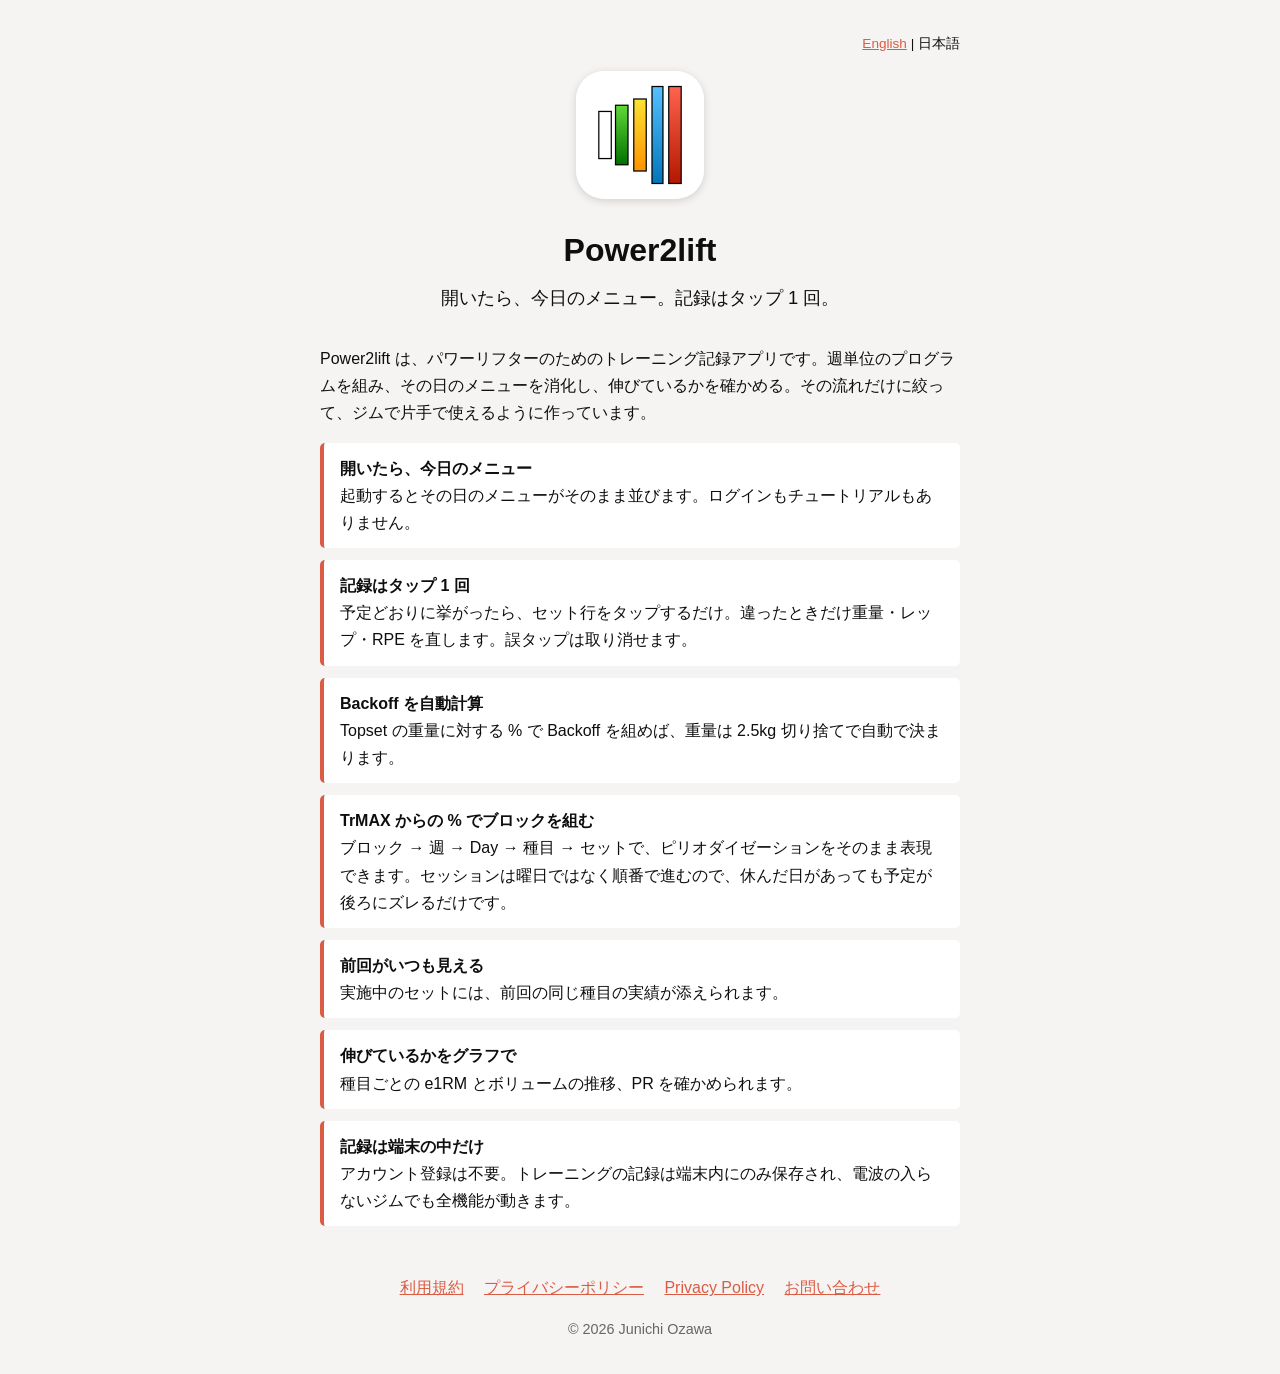
<file: index.html>
<!DOCTYPE html>
<html lang="ja">
<head>
  <meta charset="UTF-8" />
  <title>Power2lift | パワーリフターのためのトレーニング記録</title>
  <meta name="description" content="開いたら今日のメニュー。記録はタップ 1 回。Topset から Backoff の重量を自動計算する、パワーリフティング特化のトレーニング記録アプリ「Power2lift」。" />
  <meta name="viewport" content="width=device-width, initial-scale=1" />
  <link rel="icon" href="icon.png" />
  <link rel="stylesheet" href="styles.css" />
</head>
<body>
<main>
  <p class="lang-switch"><a href="en.html">English</a> | 日本語</p>

  <header class="hero">
    <img src="icon.png" alt="Power2lift のアイコン" width="128" height="128" />
    <h1>Power2lift</h1>
    <p class="lead">開いたら、今日のメニュー。記録はタップ 1 回。</p>
  </header>

  <section>
    <p>Power2lift は、パワーリフターのためのトレーニング記録アプリです。週単位のプログラムを組み、その日のメニューを消化し、伸びているかを確かめる。その流れだけに絞って、ジムで片手で使えるように作っています。</p>
    <ul class="features">
      <li><strong>開いたら、今日のメニュー</strong>起動するとその日のメニューがそのまま並びます。ログインもチュートリアルもありません。</li>
      <li><strong>記録はタップ 1 回</strong>予定どおりに挙がったら、セット行をタップするだけ。違ったときだけ重量・レップ・RPE を直します。誤タップは取り消せます。</li>
      <li><strong>Backoff を自動計算</strong>Topset の重量に対する % で Backoff を組めば、重量は 2.5kg 切り捨てで自動で決まります。</li>
      <li><strong>TrMAX からの % でブロックを組む</strong>ブロック → 週 → Day → 種目 → セットで、ピリオダイゼーションをそのまま表現できます。セッションは曜日ではなく順番で進むので、休んだ日があっても予定が後ろにズレるだけです。</li>
      <li><strong>前回がいつも見える</strong>実施中のセットには、前回の同じ種目の実績が添えられます。</li>
      <li><strong>伸びているかをグラフで</strong>種目ごとの e1RM とボリュームの推移、PR を確かめられます。</li>
      <li><strong>記録は端末の中だけ</strong>アカウント登録は不要。トレーニングの記録は端末内にのみ保存され、電波の入らないジムでも全機能が動きます。</li>
    </ul>
  </section>

  <footer>
    <p>
      <a href="terms.html">利用規約</a>
      <a href="privacy-policy.html">プライバシーポリシー</a>
      <a href="privacy-policy-en.html">Privacy Policy</a>
      <a href="https://forms.gle/R65jYndfrp9Mvt3G9" target="_blank" rel="noopener noreferrer">お問い合わせ</a>
    </p>
    <p class="meta">&copy; 2026 Junichi Ozawa</p>
  </footer>
</main>
</body>
</html>
</file>
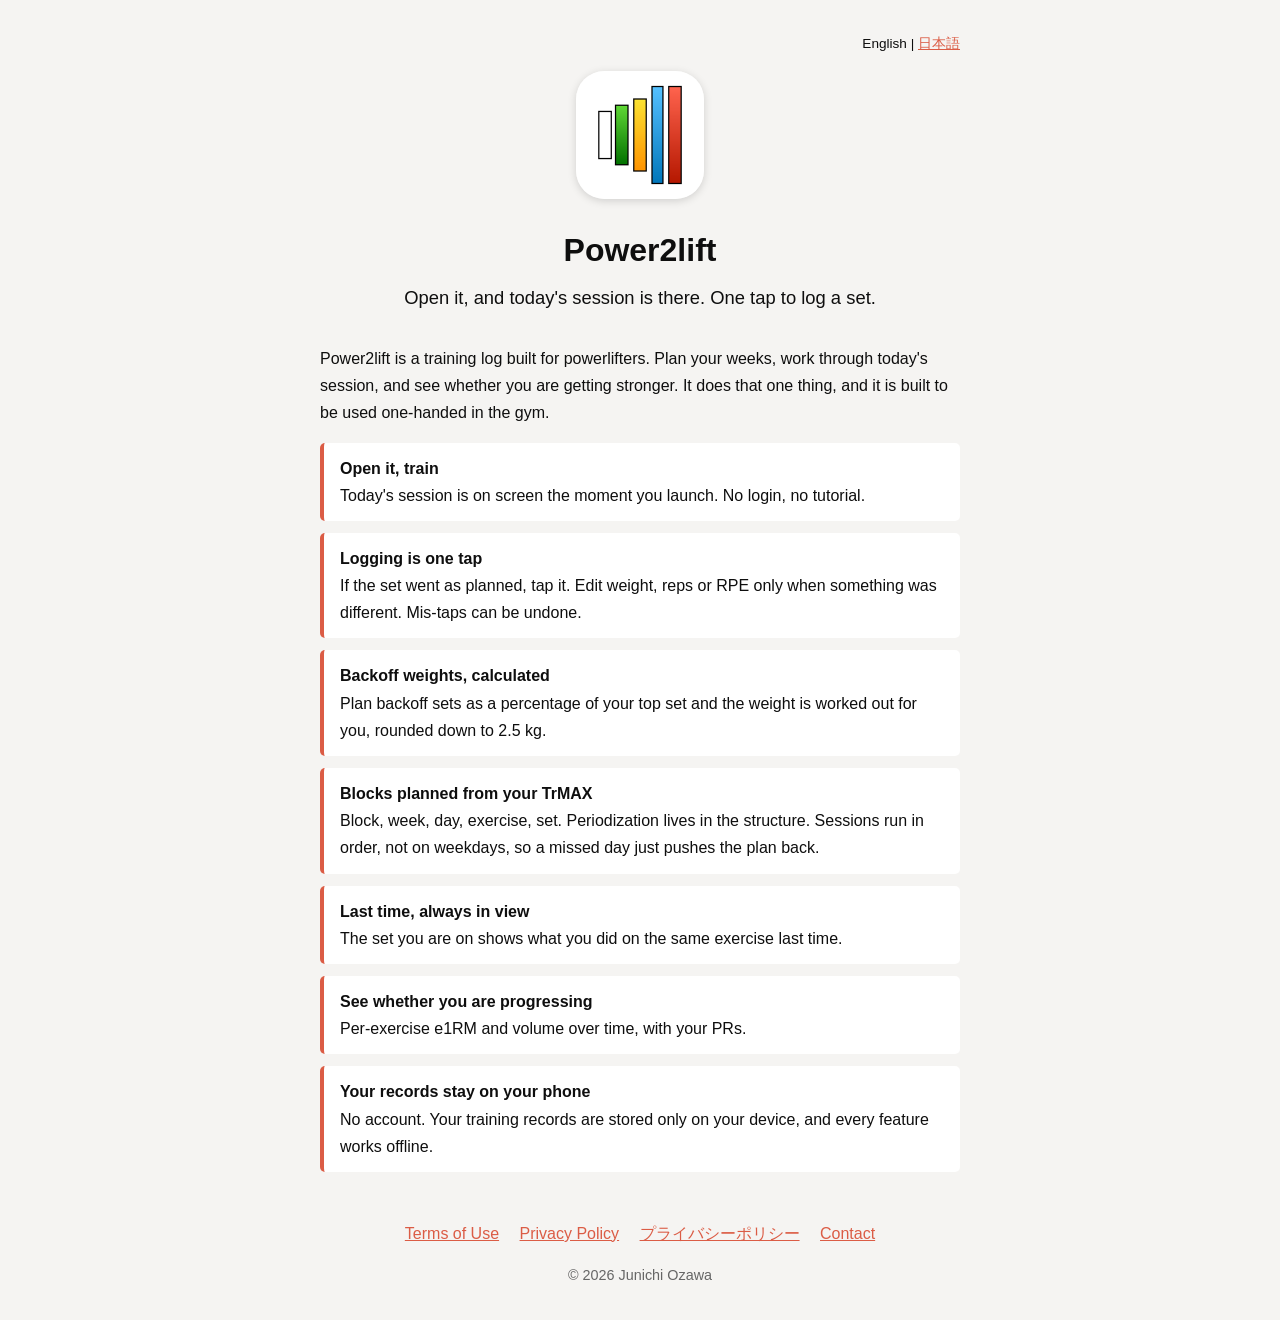
<file: en.html>
<!DOCTYPE html>
<html lang="en">
<head>
  <meta charset="UTF-8" />
  <title>Power2lift | A training log built for powerlifters</title>
  <meta name="description" content="Today's session the moment you open it. One tap to log a set. Backoff weights calculated from your top set. Power2lift is a training log built for powerlifting." />
  <meta name="viewport" content="width=device-width, initial-scale=1" />
  <link rel="icon" href="icon.png" />
  <link rel="stylesheet" href="styles.css" />
</head>
<body>
<main>
  <p class="lang-switch">English | <a href="index.html">日本語</a></p>

  <header class="hero">
    <img src="icon.png" alt="Power2lift icon" width="128" height="128" />
    <h1>Power2lift</h1>
    <p class="lead">Open it, and today's session is there. One tap to log a set.</p>
  </header>

  <section>
    <p>Power2lift is a training log built for powerlifters. Plan your weeks, work through today's session, and see whether you are getting stronger. It does that one thing, and it is built to be used one-handed in the gym.</p>
    <ul class="features">
      <li><strong>Open it, train</strong>Today's session is on screen the moment you launch. No login, no tutorial.</li>
      <li><strong>Logging is one tap</strong>If the set went as planned, tap it. Edit weight, reps or RPE only when something was different. Mis-taps can be undone.</li>
      <li><strong>Backoff weights, calculated</strong>Plan backoff sets as a percentage of your top set and the weight is worked out for you, rounded down to 2.5 kg.</li>
      <li><strong>Blocks planned from your TrMAX</strong>Block, week, day, exercise, set. Periodization lives in the structure. Sessions run in order, not on weekdays, so a missed day just pushes the plan back.</li>
      <li><strong>Last time, always in view</strong>The set you are on shows what you did on the same exercise last time.</li>
      <li><strong>See whether you are progressing</strong>Per-exercise e1RM and volume over time, with your PRs.</li>
      <li><strong>Your records stay on your phone</strong>No account. Your training records are stored only on your device, and every feature works offline.</li>
    </ul>
  </section>

  <footer>
    <p>
      <a href="terms-en.html">Terms of Use</a>
      <a href="privacy-policy-en.html">Privacy Policy</a>
      <a href="privacy-policy.html">プライバシーポリシー</a>
      <a href="https://forms.gle/3PLfCukhVZvgeWWVA" target="_blank" rel="noopener noreferrer">Contact</a>
    </p>
    <p class="meta">&copy; 2026 Junichi Ozawa</p>
  </footer>
</main>
</body>
</html>
</file>
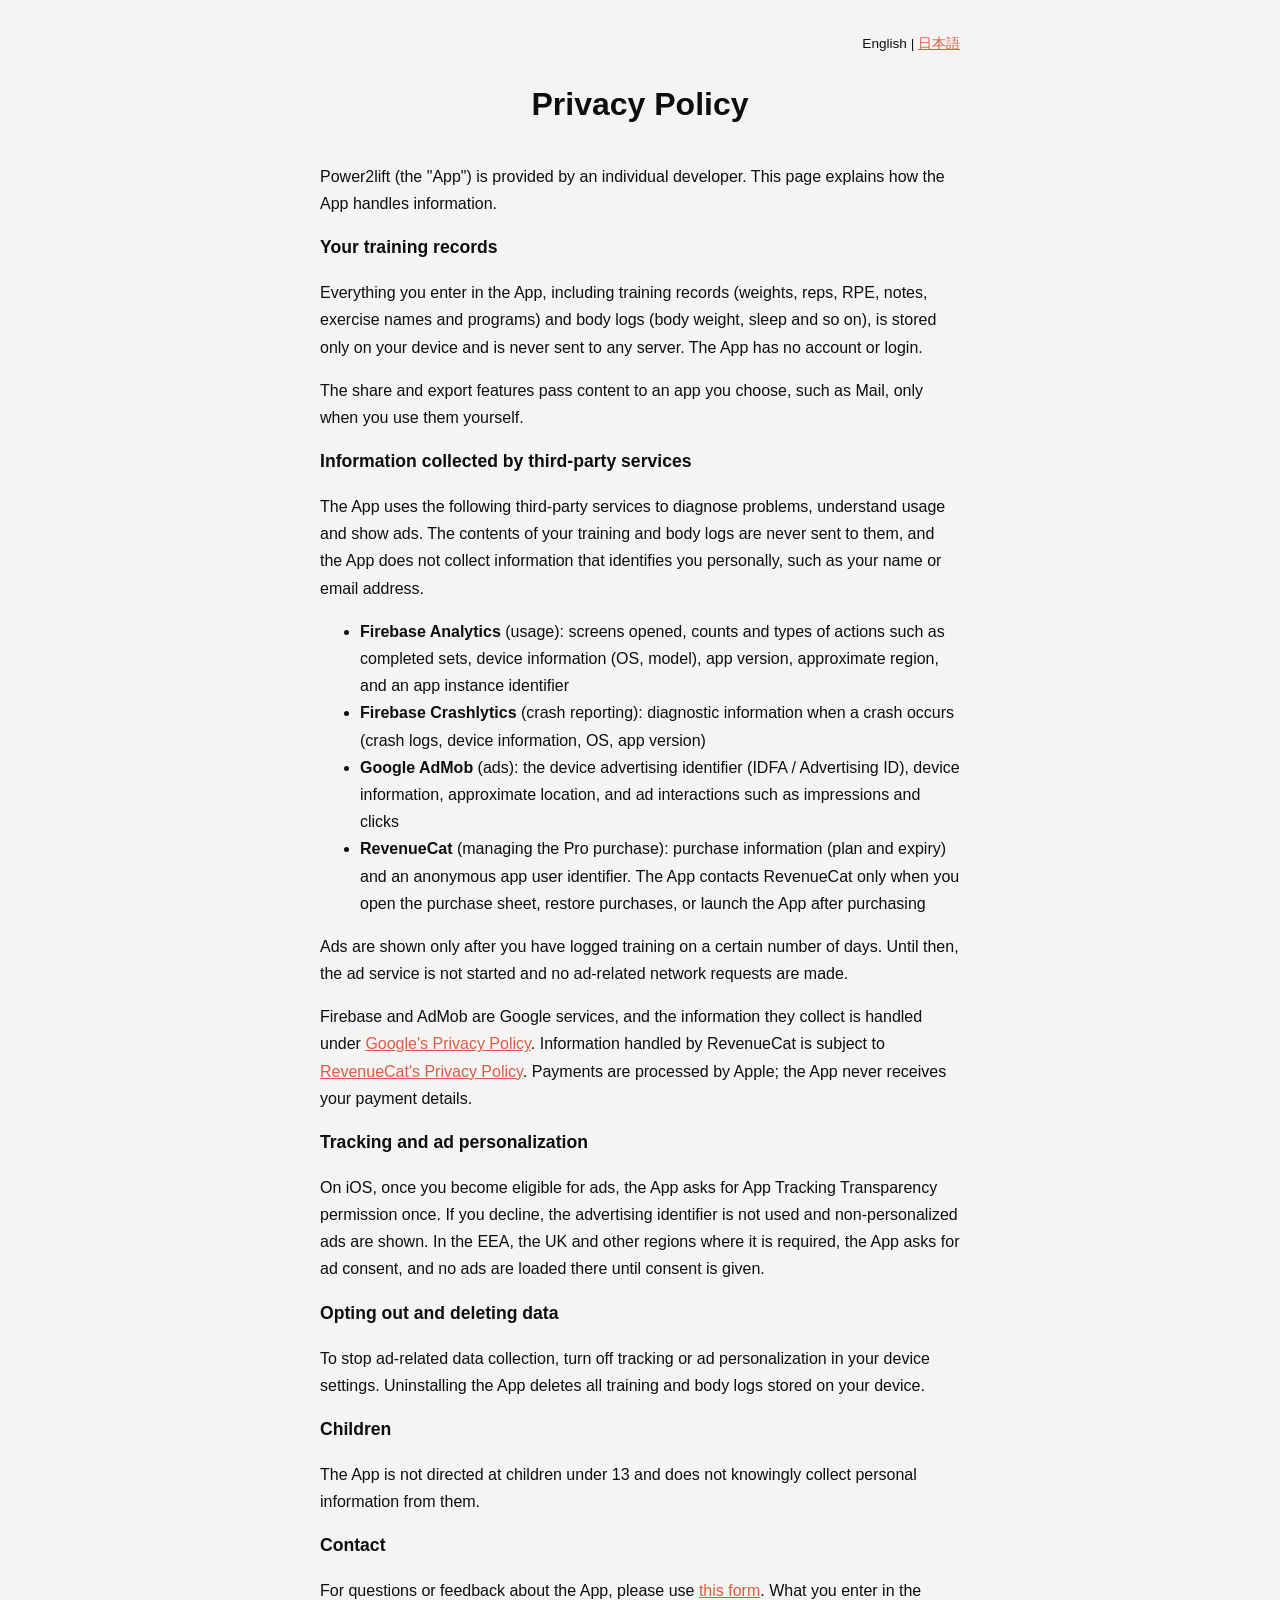
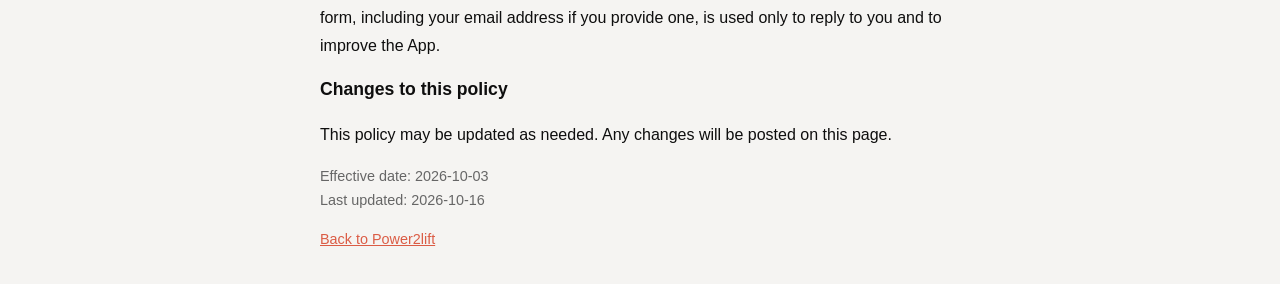
<file: privacy-policy-en.html>
<!DOCTYPE html>
<html lang="en">
<head>
  <meta charset="UTF-8" />
  <title>Privacy Policy | Power2lift</title>
  <meta name="viewport" content="width=device-width, initial-scale=1" />
  <link rel="icon" href="icon.png" />
  <link rel="stylesheet" href="styles.css" />
</head>
<body>
<main>
  <p class="lang-switch">English | <a href="privacy-policy.html">日本語</a></p>
  <h1>Privacy Policy</h1>

  <p>Power2lift (the "App") is provided by an individual developer. This page explains how the App handles information.</p>

  <h2>Your training records</h2>
  <p>Everything you enter in the App, including training records (weights, reps, RPE, notes, exercise names and programs) and body logs (body weight, sleep and so on), is stored only on your device and is never sent to any server. The App has no account or login.</p>
  <p>The share and export features pass content to an app you choose, such as Mail, only when you use them yourself.</p>

  <h2>Information collected by third-party services</h2>
  <p>The App uses the following third-party services to diagnose problems, understand usage and show ads. The contents of your training and body logs are never sent to them, and the App does not collect information that identifies you personally, such as your name or email address.</p>
  <ul>
    <li><strong>Firebase Analytics</strong> (usage): screens opened, counts and types of actions such as completed sets, device information (OS, model), app version, approximate region, and an app instance identifier</li>
    <li><strong>Firebase Crashlytics</strong> (crash reporting): diagnostic information when a crash occurs (crash logs, device information, OS, app version)</li>
    <li><strong>Google AdMob</strong> (ads): the device advertising identifier (IDFA / Advertising ID), device information, approximate location, and ad interactions such as impressions and clicks</li>
    <li><strong>RevenueCat</strong> (managing the Pro purchase): purchase information (plan and expiry) and an anonymous app user identifier. The App contacts RevenueCat only when you open the purchase sheet, restore purchases, or launch the App after purchasing</li>
  </ul>
  <p>Ads are shown only after you have logged training on a certain number of days. Until then, the ad service is not started and no ad-related network requests are made.</p>
  <p>Firebase and AdMob are Google services, and the information they collect is handled under <a href="https://policies.google.com/privacy" target="_blank" rel="noopener noreferrer">Google's Privacy Policy</a>. Information handled by RevenueCat is subject to <a href="https://www.revenuecat.com/privacy" target="_blank" rel="noopener noreferrer">RevenueCat's Privacy Policy</a>. Payments are processed by Apple; the App never receives your payment details.</p>

  <h2>Tracking and ad personalization</h2>
  <p>On iOS, once you become eligible for ads, the App asks for App Tracking Transparency permission once. If you decline, the advertising identifier is not used and non-personalized ads are shown. In the EEA, the UK and other regions where it is required, the App asks for ad consent, and no ads are loaded there until consent is given.</p>

  <h2>Opting out and deleting data</h2>
  <p>To stop ad-related data collection, turn off tracking or ad personalization in your device settings. Uninstalling the App deletes all training and body logs stored on your device.</p>

  <h2>Children</h2>
  <p>The App is not directed at children under 13 and does not knowingly collect personal information from them.</p>

  <h2>Contact</h2>
  <p>For questions or feedback about the App, please use <a href="https://forms.gle/3PLfCukhVZvgeWWVA" target="_blank" rel="noopener noreferrer">this form</a>. What you enter in the form, including your email address if you provide one, is used only to reply to you and to improve the App.</p>

  <h2>Changes to this policy</h2>
  <p>This policy may be updated as needed. Any changes will be posted on this page.</p>

  <p class="meta">Effective date: 2026-10-03<br />Last updated: 2026-10-16</p>
  <p class="meta"><a href="en.html">Back to Power2lift</a></p>
</main>
</body>
</html>
</file>
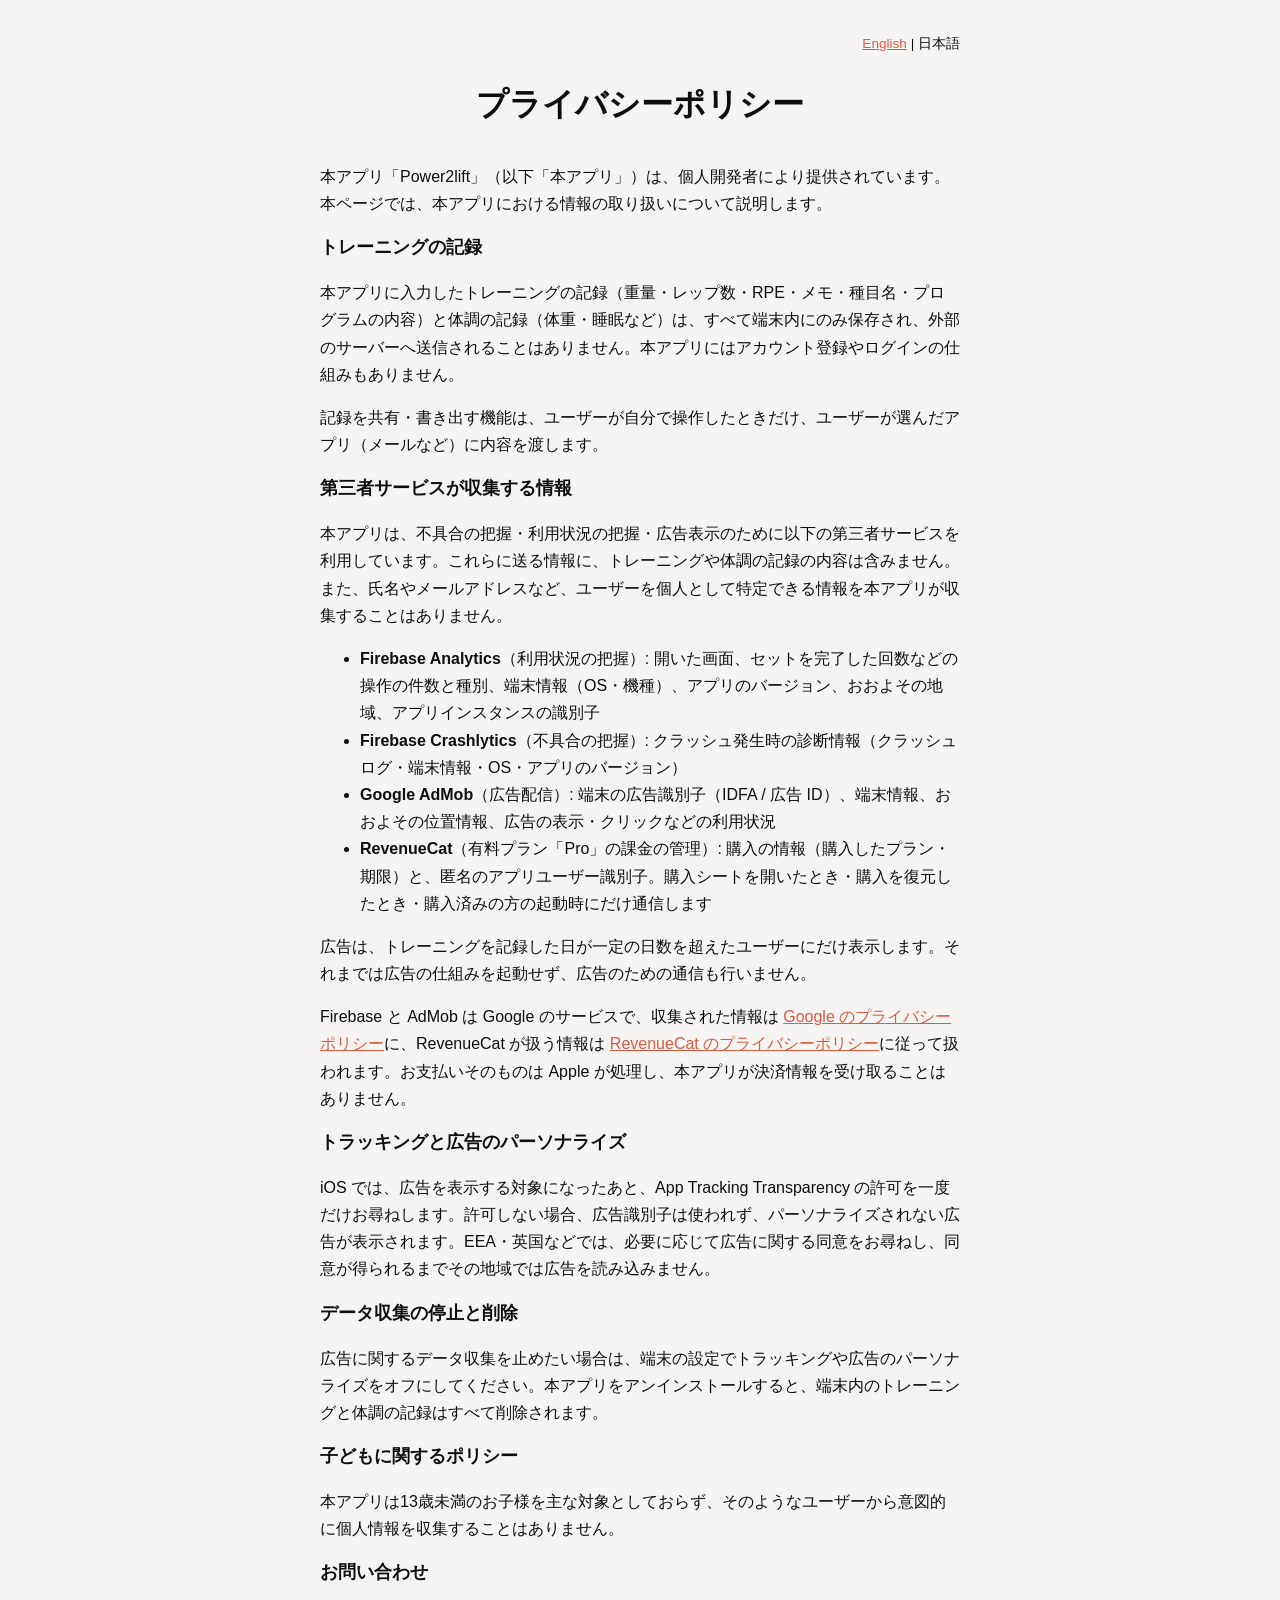
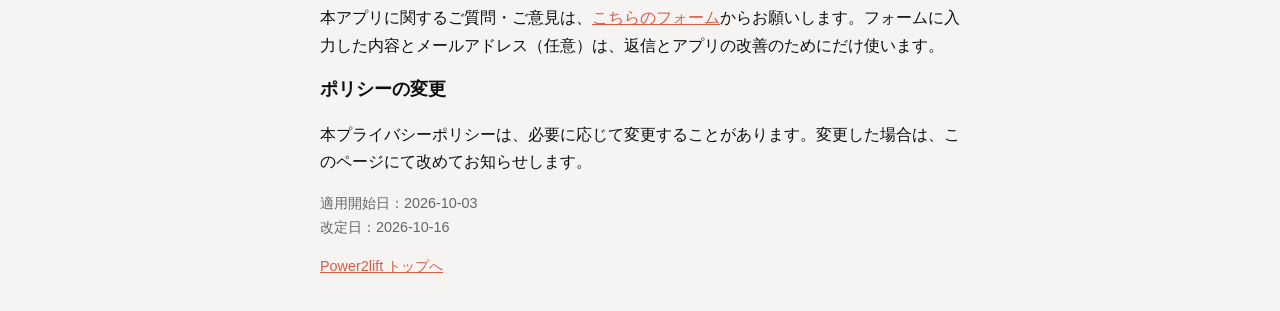
<file: privacy-policy.html>
<!DOCTYPE html>
<html lang="ja">
<head>
  <meta charset="UTF-8" />
  <title>プライバシーポリシー | Power2lift</title>
  <meta name="viewport" content="width=device-width, initial-scale=1" />
  <link rel="icon" href="icon.png" />
  <link rel="stylesheet" href="styles.css" />
</head>
<body>
<main>
  <p class="lang-switch"><a href="privacy-policy-en.html">English</a> | 日本語</p>
  <h1>プライバシーポリシー</h1>

  <p>本アプリ「Power2lift」（以下「本アプリ」）は、個人開発者により提供されています。本ページでは、本アプリにおける情報の取り扱いについて説明します。</p>

  <h2>トレーニングの記録</h2>
  <p>本アプリに入力したトレーニングの記録（重量・レップ数・RPE・メモ・種目名・プログラムの内容）と体調の記録（体重・睡眠など）は、すべて端末内にのみ保存され、外部のサーバーへ送信されることはありません。本アプリにはアカウント登録やログインの仕組みもありません。</p>
  <p>記録を共有・書き出す機能は、ユーザーが自分で操作したときだけ、ユーザーが選んだアプリ（メールなど）に内容を渡します。</p>

  <h2>第三者サービスが収集する情報</h2>
  <p>本アプリは、不具合の把握・利用状況の把握・広告表示のために以下の第三者サービスを利用しています。これらに送る情報に、トレーニングや体調の記録の内容は含みません。また、氏名やメールアドレスなど、ユーザーを個人として特定できる情報を本アプリが収集することはありません。</p>
  <ul>
    <li><strong>Firebase Analytics</strong>（利用状況の把握）: 開いた画面、セットを完了した回数などの操作の件数と種別、端末情報（OS・機種）、アプリのバージョン、おおよその地域、アプリインスタンスの識別子</li>
    <li><strong>Firebase Crashlytics</strong>（不具合の把握）: クラッシュ発生時の診断情報（クラッシュログ・端末情報・OS・アプリのバージョン）</li>
    <li><strong>Google AdMob</strong>（広告配信）: 端末の広告識別子（IDFA / 広告 ID）、端末情報、おおよその位置情報、広告の表示・クリックなどの利用状況</li>
    <li><strong>RevenueCat</strong>（有料プラン「Pro」の課金の管理）: 購入の情報（購入したプラン・期限）と、匿名のアプリユーザー識別子。購入シートを開いたとき・購入を復元したとき・購入済みの方の起動時にだけ通信します</li>
  </ul>
  <p>広告は、トレーニングを記録した日が一定の日数を超えたユーザーにだけ表示します。それまでは広告の仕組みを起動せず、広告のための通信も行いません。</p>
  <p>Firebase と AdMob は Google のサービスで、収集された情報は <a href="https://policies.google.com/privacy" target="_blank" rel="noopener noreferrer">Google のプライバシーポリシー</a>に、RevenueCat が扱う情報は <a href="https://www.revenuecat.com/privacy" target="_blank" rel="noopener noreferrer">RevenueCat のプライバシーポリシー</a>に従って扱われます。お支払いそのものは Apple が処理し、本アプリが決済情報を受け取ることはありません。</p>

  <h2>トラッキングと広告のパーソナライズ</h2>
  <p>iOS では、広告を表示する対象になったあと、App Tracking Transparency の許可を一度だけお尋ねします。許可しない場合、広告識別子は使われず、パーソナライズされない広告が表示されます。EEA・英国などでは、必要に応じて広告に関する同意をお尋ねし、同意が得られるまでその地域では広告を読み込みません。</p>

  <h2>データ収集の停止と削除</h2>
  <p>広告に関するデータ収集を止めたい場合は、端末の設定でトラッキングや広告のパーソナライズをオフにしてください。本アプリをアンインストールすると、端末内のトレーニングと体調の記録はすべて削除されます。</p>

  <h2>子どもに関するポリシー</h2>
  <p>本アプリは13歳未満のお子様を主な対象としておらず、そのようなユーザーから意図的に個人情報を収集することはありません。</p>

  <h2>お問い合わせ</h2>
  <p>本アプリに関するご質問・ご意見は、<a href="https://forms.gle/R65jYndfrp9Mvt3G9" target="_blank" rel="noopener noreferrer">こちらのフォーム</a>からお願いします。フォームに入力した内容とメールアドレス（任意）は、返信とアプリの改善のためにだけ使います。</p>

  <h2>ポリシーの変更</h2>
  <p>本プライバシーポリシーは、必要に応じて変更することがあります。変更した場合は、このページにて改めてお知らせします。</p>

  <p class="meta">適用開始日：2026-10-03<br />改定日：2026-10-16</p>
  <p class="meta"><a href="index.html">Power2lift トップへ</a></p>
</main>
</body>
</html>
</file>
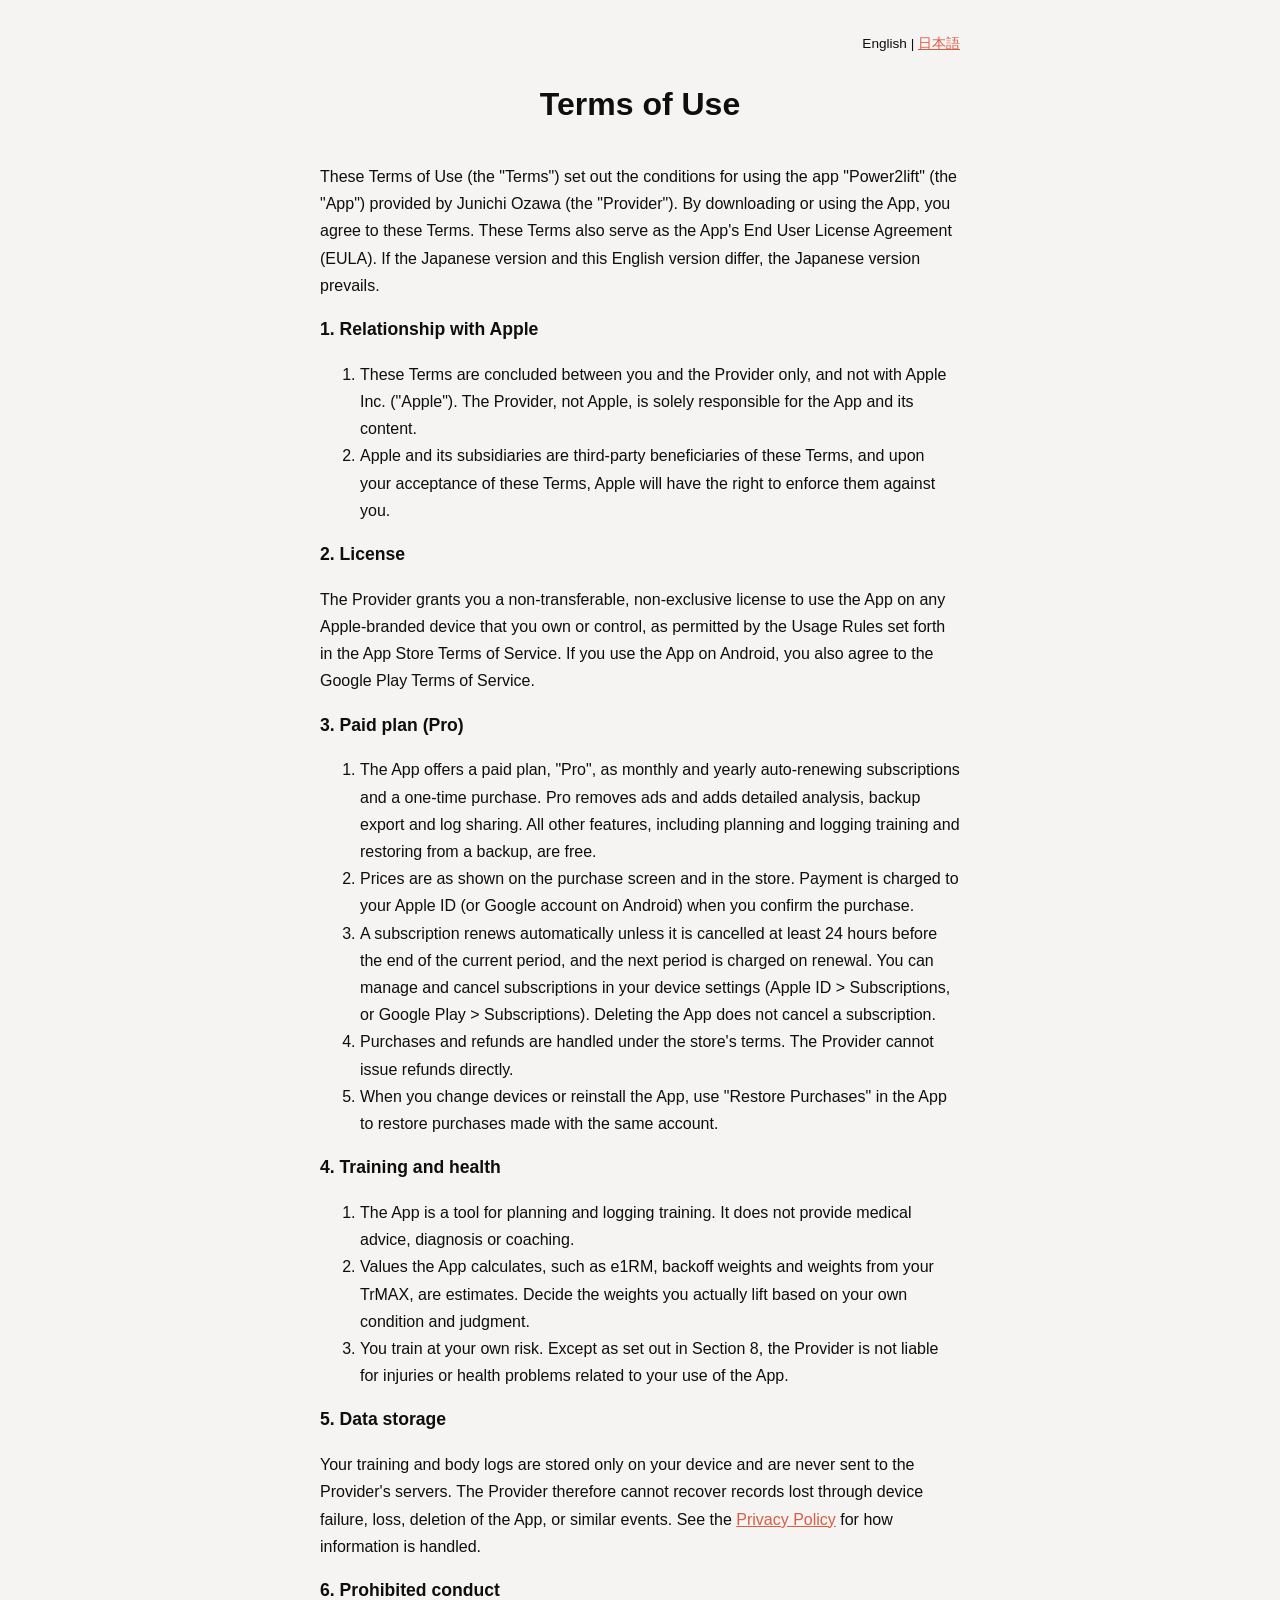
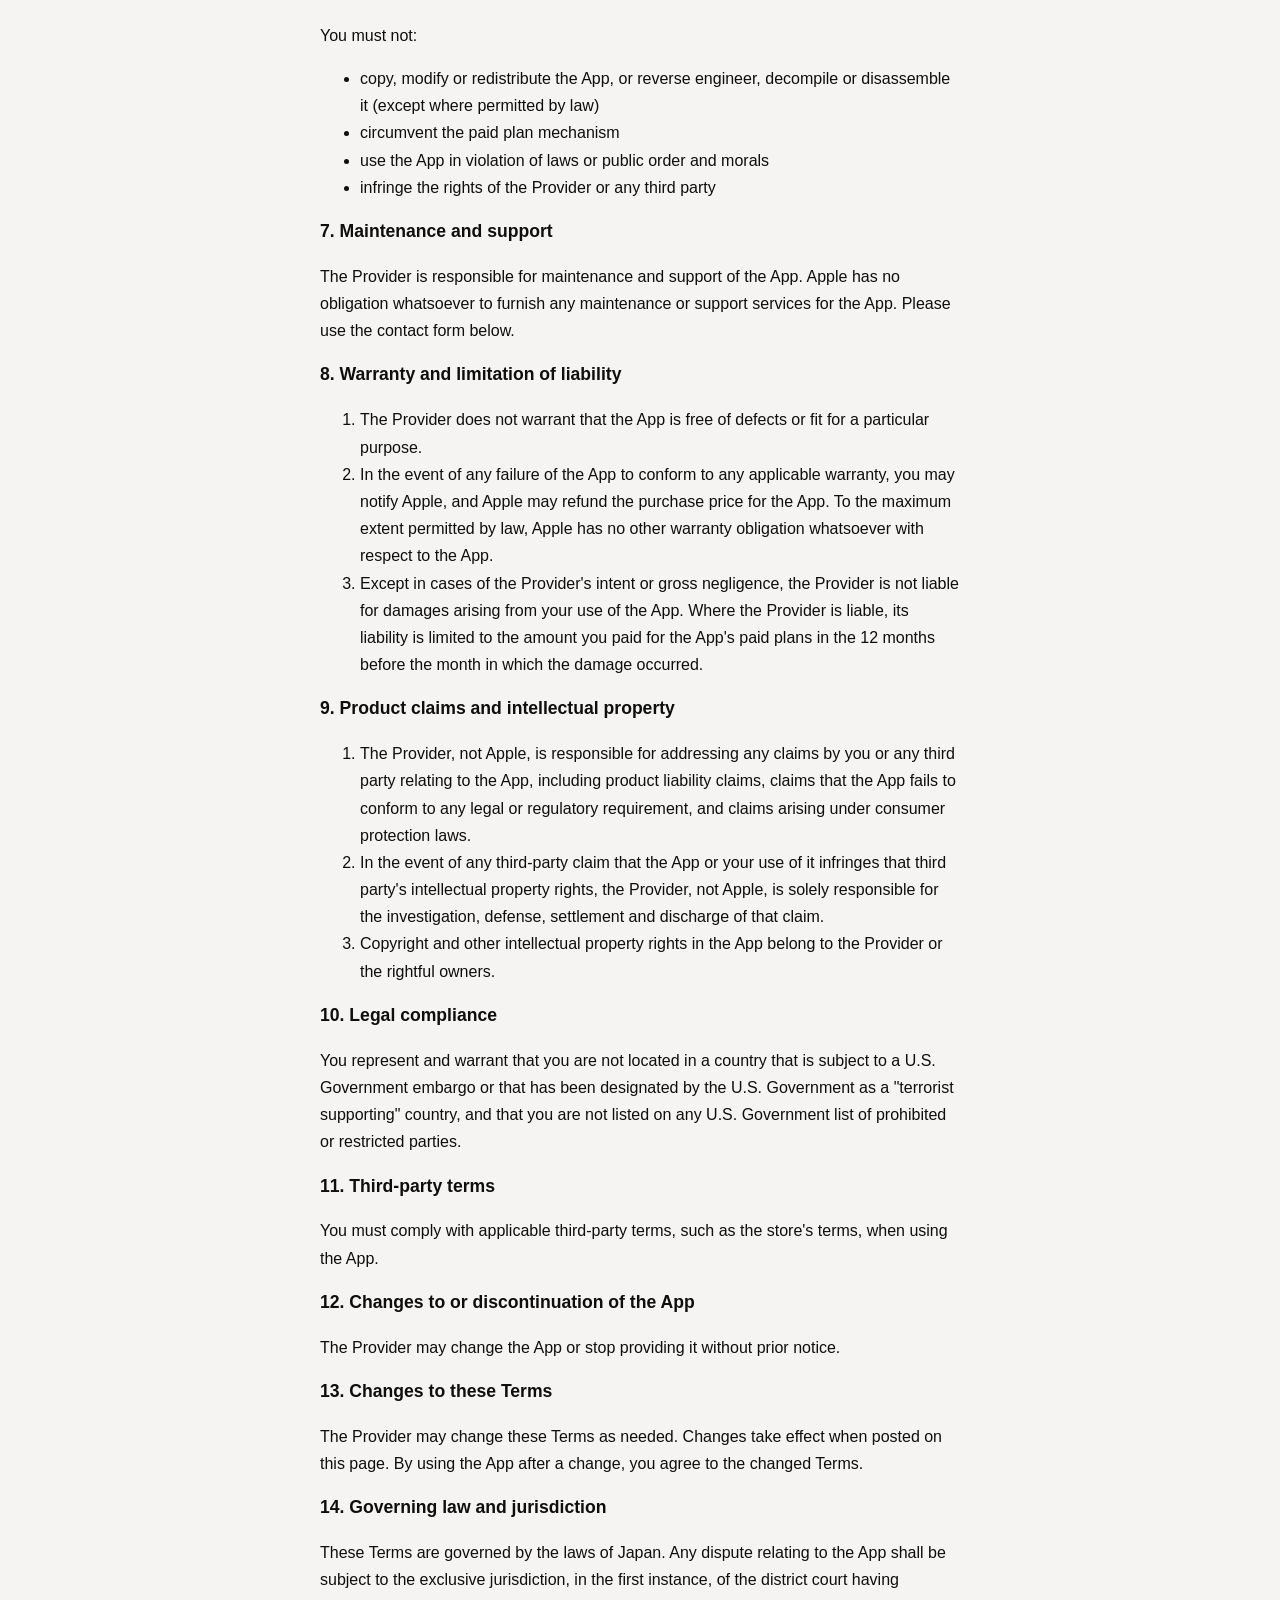
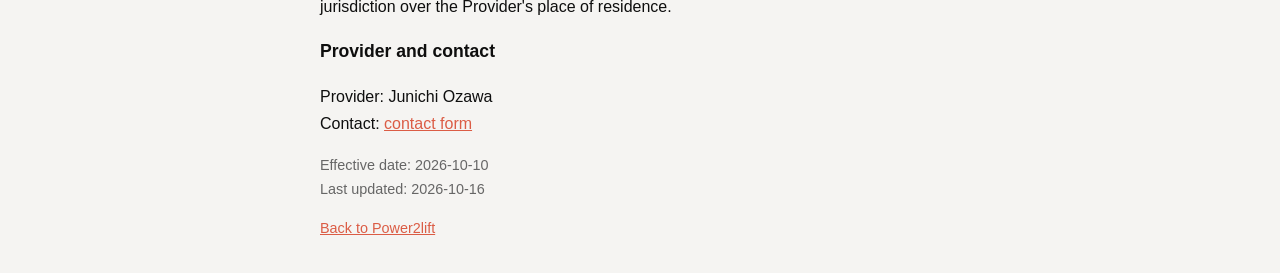
<file: terms-en.html>
<!DOCTYPE html>
<html lang="en">
<head>
  <meta charset="UTF-8" />
  <title>Terms of Use | Power2lift</title>
  <meta name="viewport" content="width=device-width, initial-scale=1" />
  <link rel="icon" href="icon.png" />
  <link rel="stylesheet" href="styles.css" />
</head>
<body>
<main>
  <p class="lang-switch">English | <a href="terms.html">日本語</a></p>
  <h1>Terms of Use</h1>

  <p>These Terms of Use (the "Terms") set out the conditions for using the app "Power2lift" (the "App") provided by Junichi Ozawa (the "Provider"). By downloading or using the App, you agree to these Terms. These Terms also serve as the App's End User License Agreement (EULA). If the Japanese version and this English version differ, the Japanese version prevails.</p>

  <h2>1. Relationship with Apple</h2>
  <ol>
    <li>These Terms are concluded between you and the Provider only, and not with Apple Inc. ("Apple"). The Provider, not Apple, is solely responsible for the App and its content.</li>
    <li>Apple and its subsidiaries are third-party beneficiaries of these Terms, and upon your acceptance of these Terms, Apple will have the right to enforce them against you.</li>
  </ol>

  <h2>2. License</h2>
  <p>The Provider grants you a non-transferable, non-exclusive license to use the App on any Apple-branded device that you own or control, as permitted by the Usage Rules set forth in the App Store Terms of Service. If you use the App on Android, you also agree to the Google Play Terms of Service.</p>

  <h2>3. Paid plan (Pro)</h2>
  <ol>
    <li>The App offers a paid plan, "Pro", as monthly and yearly auto-renewing subscriptions and a one-time purchase. Pro removes ads and adds detailed analysis, backup export and log sharing. All other features, including planning and logging training and restoring from a backup, are free.</li>
    <li>Prices are as shown on the purchase screen and in the store. Payment is charged to your Apple ID (or Google account on Android) when you confirm the purchase.</li>
    <li>A subscription renews automatically unless it is cancelled at least 24 hours before the end of the current period, and the next period is charged on renewal. You can manage and cancel subscriptions in your device settings (Apple ID &gt; Subscriptions, or Google Play &gt; Subscriptions). Deleting the App does not cancel a subscription.</li>
    <li>Purchases and refunds are handled under the store's terms. The Provider cannot issue refunds directly.</li>
    <li>When you change devices or reinstall the App, use "Restore Purchases" in the App to restore purchases made with the same account.</li>
  </ol>

  <h2>4. Training and health</h2>
  <ol>
    <li>The App is a tool for planning and logging training. It does not provide medical advice, diagnosis or coaching.</li>
    <li>Values the App calculates, such as e1RM, backoff weights and weights from your TrMAX, are estimates. Decide the weights you actually lift based on your own condition and judgment.</li>
    <li>You train at your own risk. Except as set out in Section 8, the Provider is not liable for injuries or health problems related to your use of the App.</li>
  </ol>

  <h2>5. Data storage</h2>
  <p>Your training and body logs are stored only on your device and are never sent to the Provider's servers. The Provider therefore cannot recover records lost through device failure, loss, deletion of the App, or similar events. See the <a href="privacy-policy-en.html">Privacy Policy</a> for how information is handled.</p>

  <h2>6. Prohibited conduct</h2>
  <p>You must not:</p>
  <ul>
    <li>copy, modify or redistribute the App, or reverse engineer, decompile or disassemble it (except where permitted by law)</li>
    <li>circumvent the paid plan mechanism</li>
    <li>use the App in violation of laws or public order and morals</li>
    <li>infringe the rights of the Provider or any third party</li>
  </ul>

  <h2>7. Maintenance and support</h2>
  <p>The Provider is responsible for maintenance and support of the App. Apple has no obligation whatsoever to furnish any maintenance or support services for the App. Please use the contact form below.</p>

  <h2>8. Warranty and limitation of liability</h2>
  <ol>
    <li>The Provider does not warrant that the App is free of defects or fit for a particular purpose.</li>
    <li>In the event of any failure of the App to conform to any applicable warranty, you may notify Apple, and Apple may refund the purchase price for the App. To the maximum extent permitted by law, Apple has no other warranty obligation whatsoever with respect to the App.</li>
    <li>Except in cases of the Provider's intent or gross negligence, the Provider is not liable for damages arising from your use of the App. Where the Provider is liable, its liability is limited to the amount you paid for the App's paid plans in the 12 months before the month in which the damage occurred.</li>
  </ol>

  <h2>9. Product claims and intellectual property</h2>
  <ol>
    <li>The Provider, not Apple, is responsible for addressing any claims by you or any third party relating to the App, including product liability claims, claims that the App fails to conform to any legal or regulatory requirement, and claims arising under consumer protection laws.</li>
    <li>In the event of any third-party claim that the App or your use of it infringes that third party's intellectual property rights, the Provider, not Apple, is solely responsible for the investigation, defense, settlement and discharge of that claim.</li>
    <li>Copyright and other intellectual property rights in the App belong to the Provider or the rightful owners.</li>
  </ol>

  <h2>10. Legal compliance</h2>
  <p>You represent and warrant that you are not located in a country that is subject to a U.S. Government embargo or that has been designated by the U.S. Government as a "terrorist supporting" country, and that you are not listed on any U.S. Government list of prohibited or restricted parties.</p>

  <h2>11. Third-party terms</h2>
  <p>You must comply with applicable third-party terms, such as the store's terms, when using the App.</p>

  <h2>12. Changes to or discontinuation of the App</h2>
  <p>The Provider may change the App or stop providing it without prior notice.</p>

  <h2>13. Changes to these Terms</h2>
  <p>The Provider may change these Terms as needed. Changes take effect when posted on this page. By using the App after a change, you agree to the changed Terms.</p>

  <h2>14. Governing law and jurisdiction</h2>
  <p>These Terms are governed by the laws of Japan. Any dispute relating to the App shall be subject to the exclusive jurisdiction, in the first instance, of the district court having jurisdiction over the Provider's place of residence.</p>

  <h2>Provider and contact</h2>
  <p>Provider: Junichi Ozawa<br />
  Contact: <a href="https://forms.gle/3PLfCukhVZvgeWWVA" target="_blank" rel="noopener noreferrer">contact form</a></p>

  <p class="meta">Effective date: 2026-10-10<br />Last updated: 2026-10-16</p>
  <p class="meta"><a href="en.html">Back to Power2lift</a></p>
</main>
</body>
</html>
</file>
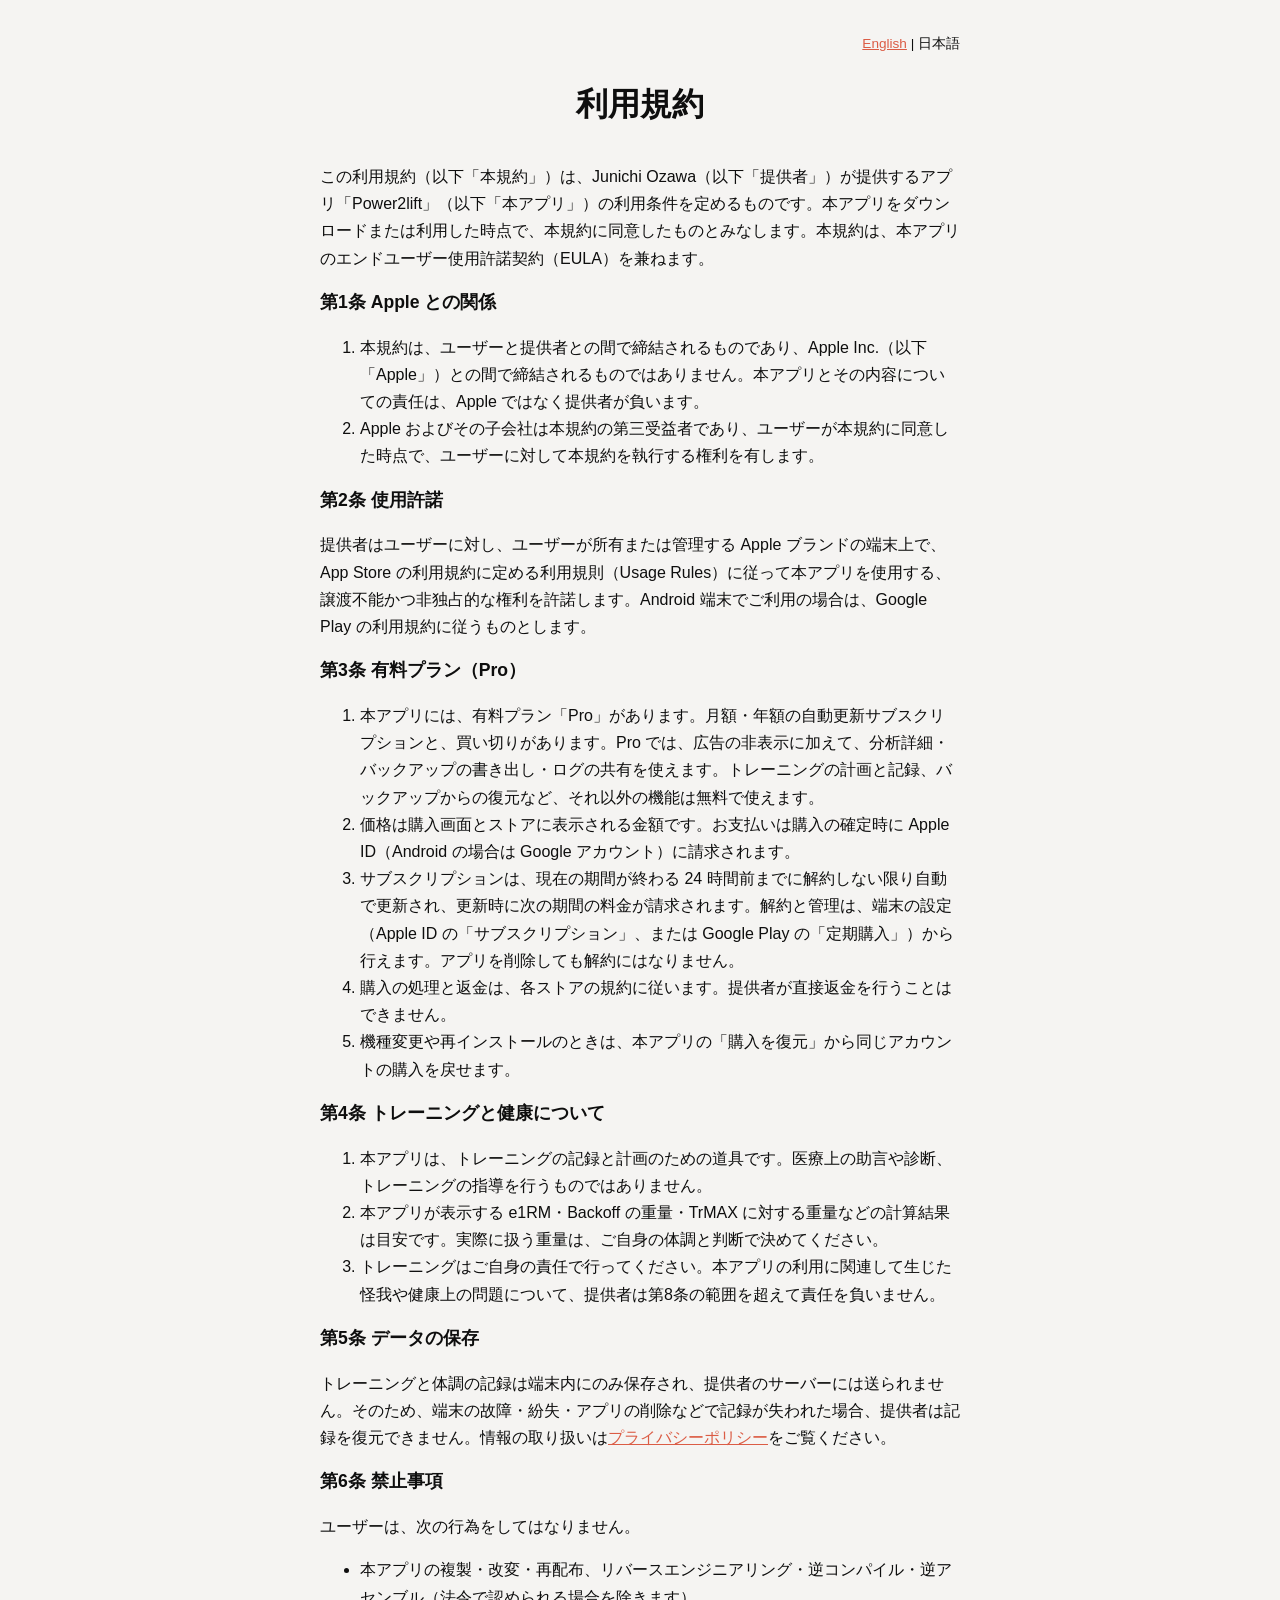
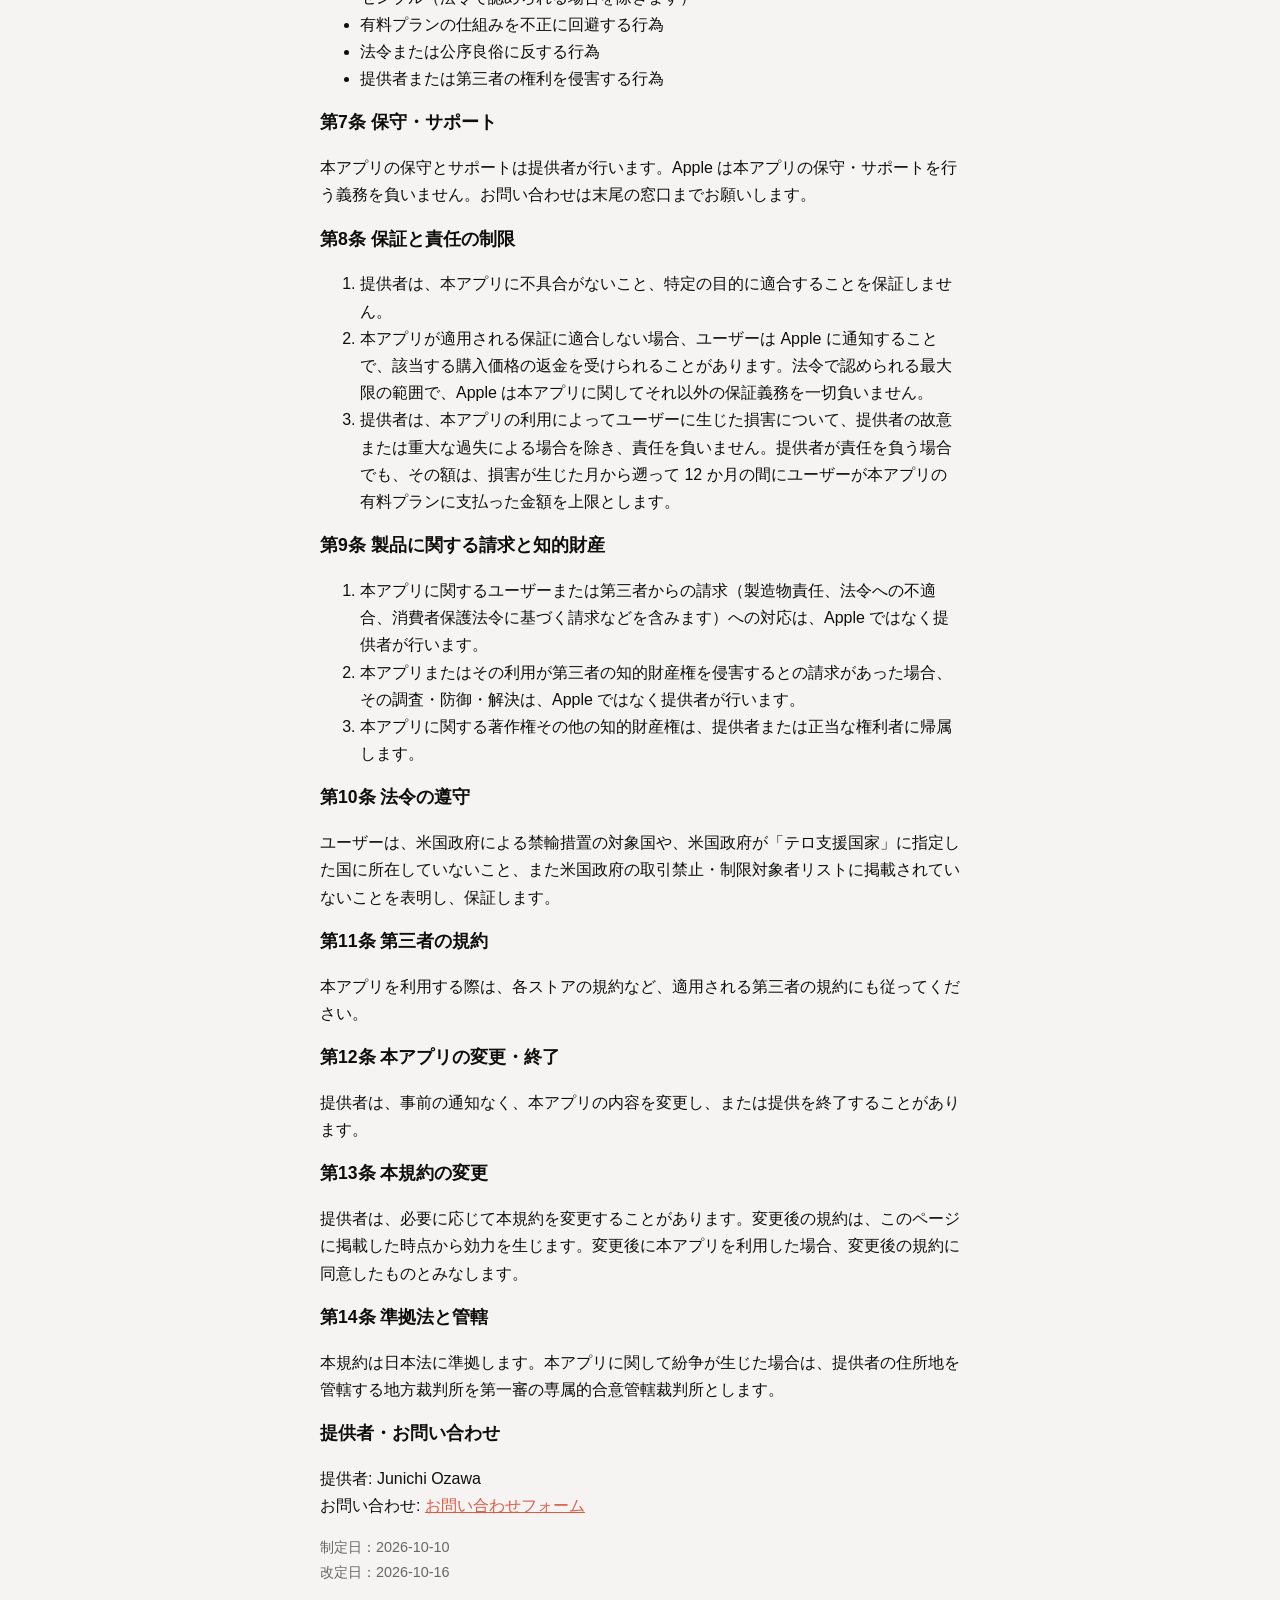
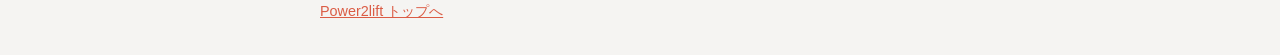
<file: terms.html>
<!DOCTYPE html>
<html lang="ja">
<head>
  <meta charset="UTF-8" />
  <title>利用規約 | Power2lift</title>
  <meta name="viewport" content="width=device-width, initial-scale=1" />
  <link rel="icon" href="icon.png" />
  <link rel="stylesheet" href="styles.css" />
</head>
<body>
<main>
  <p class="lang-switch"><a href="terms-en.html">English</a> | 日本語</p>
  <h1>利用規約</h1>

  <p>この利用規約（以下「本規約」）は、Junichi Ozawa（以下「提供者」）が提供するアプリ「Power2lift」（以下「本アプリ」）の利用条件を定めるものです。本アプリをダウンロードまたは利用した時点で、本規約に同意したものとみなします。本規約は、本アプリのエンドユーザー使用許諾契約（EULA）を兼ねます。</p>

  <h2>第1条 Apple との関係</h2>
  <ol>
    <li>本規約は、ユーザーと提供者との間で締結されるものであり、Apple Inc.（以下「Apple」）との間で締結されるものではありません。本アプリとその内容についての責任は、Apple ではなく提供者が負います。</li>
    <li>Apple およびその子会社は本規約の第三受益者であり、ユーザーが本規約に同意した時点で、ユーザーに対して本規約を執行する権利を有します。</li>
  </ol>

  <h2>第2条 使用許諾</h2>
  <p>提供者はユーザーに対し、ユーザーが所有または管理する Apple ブランドの端末上で、App Store の利用規約に定める利用規則（Usage Rules）に従って本アプリを使用する、譲渡不能かつ非独占的な権利を許諾します。Android 端末でご利用の場合は、Google Play の利用規約に従うものとします。</p>

  <h2>第3条 有料プラン（Pro）</h2>
  <ol>
    <li>本アプリには、有料プラン「Pro」があります。月額・年額の自動更新サブスクリプションと、買い切りがあります。Pro では、広告の非表示に加えて、分析詳細・バックアップの書き出し・ログの共有を使えます。トレーニングの計画と記録、バックアップからの復元など、それ以外の機能は無料で使えます。</li>
    <li>価格は購入画面とストアに表示される金額です。お支払いは購入の確定時に Apple ID（Android の場合は Google アカウント）に請求されます。</li>
    <li>サブスクリプションは、現在の期間が終わる 24 時間前までに解約しない限り自動で更新され、更新時に次の期間の料金が請求されます。解約と管理は、端末の設定（Apple ID の「サブスクリプション」、または Google Play の「定期購入」）から行えます。アプリを削除しても解約にはなりません。</li>
    <li>購入の処理と返金は、各ストアの規約に従います。提供者が直接返金を行うことはできません。</li>
    <li>機種変更や再インストールのときは、本アプリの「購入を復元」から同じアカウントの購入を戻せます。</li>
  </ol>

  <h2>第4条 トレーニングと健康について</h2>
  <ol>
    <li>本アプリは、トレーニングの記録と計画のための道具です。医療上の助言や診断、トレーニングの指導を行うものではありません。</li>
    <li>本アプリが表示する e1RM・Backoff の重量・TrMAX に対する重量などの計算結果は目安です。実際に扱う重量は、ご自身の体調と判断で決めてください。</li>
    <li>トレーニングはご自身の責任で行ってください。本アプリの利用に関連して生じた怪我や健康上の問題について、提供者は第8条の範囲を超えて責任を負いません。</li>
  </ol>

  <h2>第5条 データの保存</h2>
  <p>トレーニングと体調の記録は端末内にのみ保存され、提供者のサーバーには送られません。そのため、端末の故障・紛失・アプリの削除などで記録が失われた場合、提供者は記録を復元できません。情報の取り扱いは<a href="privacy-policy.html">プライバシーポリシー</a>をご覧ください。</p>

  <h2>第6条 禁止事項</h2>
  <p>ユーザーは、次の行為をしてはなりません。</p>
  <ul>
    <li>本アプリの複製・改変・再配布、リバースエンジニアリング・逆コンパイル・逆アセンブル（法令で認められる場合を除きます）</li>
    <li>有料プランの仕組みを不正に回避する行為</li>
    <li>法令または公序良俗に反する行為</li>
    <li>提供者または第三者の権利を侵害する行為</li>
  </ul>

  <h2>第7条 保守・サポート</h2>
  <p>本アプリの保守とサポートは提供者が行います。Apple は本アプリの保守・サポートを行う義務を負いません。お問い合わせは末尾の窓口までお願いします。</p>

  <h2>第8条 保証と責任の制限</h2>
  <ol>
    <li>提供者は、本アプリに不具合がないこと、特定の目的に適合することを保証しません。</li>
    <li>本アプリが適用される保証に適合しない場合、ユーザーは Apple に通知することで、該当する購入価格の返金を受けられることがあります。法令で認められる最大限の範囲で、Apple は本アプリに関してそれ以外の保証義務を一切負いません。</li>
    <li>提供者は、本アプリの利用によってユーザーに生じた損害について、提供者の故意または重大な過失による場合を除き、責任を負いません。提供者が責任を負う場合でも、その額は、損害が生じた月から遡って 12 か月の間にユーザーが本アプリの有料プランに支払った金額を上限とします。</li>
  </ol>

  <h2>第9条 製品に関する請求と知的財産</h2>
  <ol>
    <li>本アプリに関するユーザーまたは第三者からの請求（製造物責任、法令への不適合、消費者保護法令に基づく請求などを含みます）への対応は、Apple ではなく提供者が行います。</li>
    <li>本アプリまたはその利用が第三者の知的財産権を侵害するとの請求があった場合、その調査・防御・解決は、Apple ではなく提供者が行います。</li>
    <li>本アプリに関する著作権その他の知的財産権は、提供者または正当な権利者に帰属します。</li>
  </ol>

  <h2>第10条 法令の遵守</h2>
  <p>ユーザーは、米国政府による禁輸措置の対象国や、米国政府が「テロ支援国家」に指定した国に所在していないこと、また米国政府の取引禁止・制限対象者リストに掲載されていないことを表明し、保証します。</p>

  <h2>第11条 第三者の規約</h2>
  <p>本アプリを利用する際は、各ストアの規約など、適用される第三者の規約にも従ってください。</p>

  <h2>第12条 本アプリの変更・終了</h2>
  <p>提供者は、事前の通知なく、本アプリの内容を変更し、または提供を終了することがあります。</p>

  <h2>第13条 本規約の変更</h2>
  <p>提供者は、必要に応じて本規約を変更することがあります。変更後の規約は、このページに掲載した時点から効力を生じます。変更後に本アプリを利用した場合、変更後の規約に同意したものとみなします。</p>

  <h2>第14条 準拠法と管轄</h2>
  <p>本規約は日本法に準拠します。本アプリに関して紛争が生じた場合は、提供者の住所地を管轄する地方裁判所を第一審の専属的合意管轄裁判所とします。</p>

  <h2>提供者・お問い合わせ</h2>
  <p>提供者: Junichi Ozawa<br />
  お問い合わせ: <a href="https://forms.gle/R65jYndfrp9Mvt3G9" target="_blank" rel="noopener noreferrer">お問い合わせフォーム</a></p>

  <p class="meta">制定日：2026-10-10<br />改定日：2026-10-16</p>
  <p class="meta"><a href="index.html">Power2lift トップへ</a></p>
</main>
</body>
</html>
</file>
<file: styles.css>
body {
  font-family: -apple-system, "Hiragino Sans", "Yu Gothic", Arial, sans-serif;
  margin: 2rem;
  background-color: #f5f4f2;
  color: #0e0e0e;
  line-height: 1.7;
}

main {
  max-width: 640px;
  margin: 0 auto;
}

h1 {
  text-align: center;
  margin-bottom: 2rem;
}

h2 {
  font-size: 1.1rem;
}

a {
  color: #db5c45;
}

.meta {
  color: #666;
  font-size: 0.9rem;
}

.lang-switch {
  text-align: right;
  font-size: 0.85rem;
  margin-bottom: 1rem;
}

.hero {
  text-align: center;
}

.hero img {
  width: 128px;
  height: 128px;
  border-radius: 22%;
  box-shadow: 0 2px 8px rgba(0, 0, 0, 0.15);
}

.hero h1 {
  margin: 1rem 0 0.25rem;
}

.lead {
  font-size: 1.15rem;
  margin: 0 0 2rem;
}

.features {
  padding: 0;
  list-style: none;
}

.features li {
  background: #fff;
  border-left: 4px solid #db5c45;
  border-radius: 5px;
  padding: 0.75rem 1rem;
  margin: 0.75rem 0;
}

.features strong {
  display: block;
}

footer {
  margin-top: 3rem;
  text-align: center;
}

footer a {
  margin: 0 0.5rem;
  white-space: nowrap;
}

@media (max-width: 480px) {
  body {
    margin: 1rem;
  }
}
</file>
